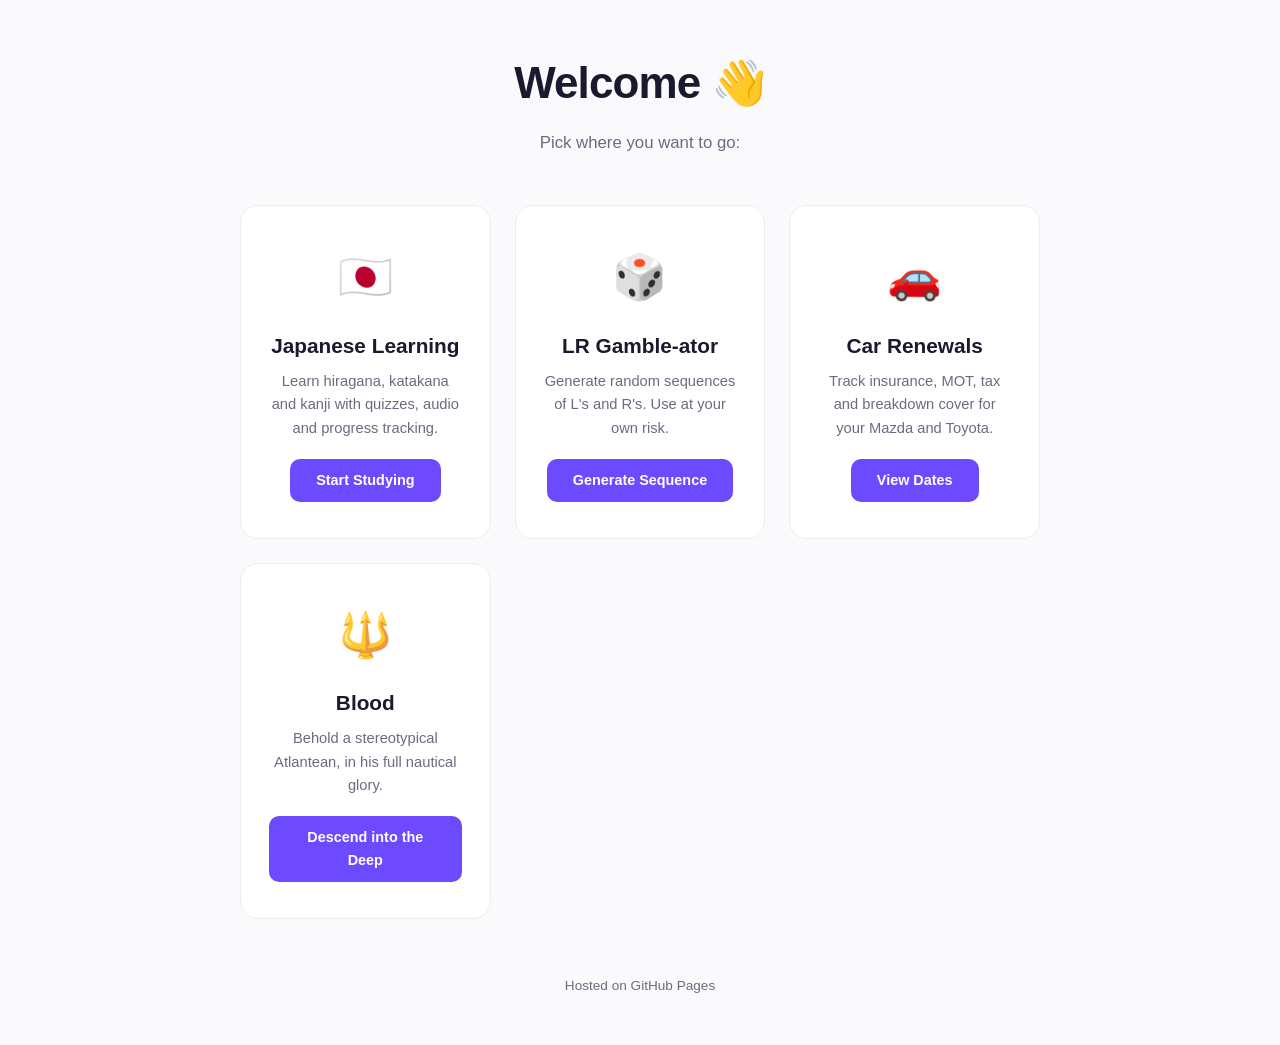
<file: index.html>
<!DOCTYPE html>
<html lang="en">
<head>
  <meta charset="UTF-8">
  <meta name="viewport" content="width=device-width, initial-scale=1.0">
  <title>Home</title>
  <style>
    :root {
      --accent: #6d4aff;
      --text: #1a1a2e;
      --muted: #6b6b80;
      --bg: #fafafc;
    }
    * { margin: 0; padding: 0; box-sizing: border-box; }

    body {
      font-family: -apple-system, BlinkMacSystemFont, "Segoe UI", Roboto, sans-serif;
      background: var(--bg);
      color: var(--text);
      line-height: 1.6;
      min-height: 100vh;
      display: flex;
      align-items: center;
      justify-content: center;
      padding: 48px 24px;
    }

    .container {
      max-width: 800px;
      width: 100%;
      text-align: center;
    }

    h1 {
      font-size: clamp(2rem, 5vw, 2.75rem);
      font-weight: 800;
      letter-spacing: -0.02em;
      margin-bottom: 12px;
    }

    .subtitle {
      color: var(--muted);
      margin-bottom: 48px;
      font-size: 1.05rem;
    }

    .links {
      display: grid;
      grid-template-columns: repeat(auto-fit, minmax(240px, 1fr));
      gap: 24px;
    }

    a.card-link {
      text-decoration: none;
      color: inherit;
      display: block;
    }

    .card {
      background: #fff;
      border: 1px solid #ececf2;
      border-radius: 18px;
      padding: 36px 28px;
      text-align: center;
      transition: transform 0.2s ease, box-shadow 0.2s ease, border-color 0.2s ease;
    }

    .card:hover {
      transform: translateY(-6px);
      box-shadow: 0 16px 40px rgba(109, 74, 255, 0.18);
      border-color: #d8d2ff;
    }

    .card .icon {
      font-size: 2.75rem;
      margin-bottom: 16px;
      display: block;
    }

    .card h2 {
      font-size: 1.3rem;
      margin-bottom: 8px;
    }

    .card p {
      color: var(--muted);
      font-size: 0.92rem;
    }

    .card .cta {
      display: inline-block;
      margin-top: 18px;
      background: var(--accent);
      color: #fff;
      padding: 10px 26px;
      border-radius: 10px;
      font-weight: 600;
      font-size: 0.9rem;
      transition: background 0.2s ease;
    }

    .card:hover .cta {
      background: #5a3ae0;
    }

    footer {
      margin-top: 56px;
      color: var(--muted);
      font-size: 0.85rem;
    }
  </style>
</head>
<body>
  <div class="container">
    <h1>Welcome 👋</h1>
    <p class="subtitle">Pick where you want to go:</p>

    <div class="links">
      <a class="card-link" href="japanese.html">
        <div class="card">
          <span class="icon">🇯🇵</span>
          <h2>Japanese Learning</h2>
          <p>Learn hiragana, katakana and kanji with quizzes, audio and progress tracking.</p>
          <span class="cta">Start Studying</span>
        </div>
      </a>

      <a class="card-link" href="lr.html">
        <div class="card">
          <span class="icon">🎲</span>
          <h2>LR Gamble-ator</h2>
          <p>Generate random sequences of L's and R's. Use at your own risk.</p>
          <span class="cta">Generate Sequence</span>
        </div>
      </a>

      <a class="card-link" href="renewals.html">
        <div class="card">
          <span class="icon">🚗</span>
          <h2>Car Renewals</h2>
          <p>Track insurance, MOT, tax and breakdown cover for your Mazda and Toyota.</p>
          <span class="cta">View Dates</span>
        </div>
      </a>

      <a class="card-link" href="blood.html">
        <div class="card">
          <span class="icon">🔱</span>
          <h2>Blood</h2>
          <p>Behold a stereotypical Atlantean, in his full nautical glory.</p>
          <span class="cta">Descend into the Deep</span>
        </div>
      </a>
    </div>

    <footer>Hosted on GitHub Pages</footer>
  </div>
</body>
</html>
</file>
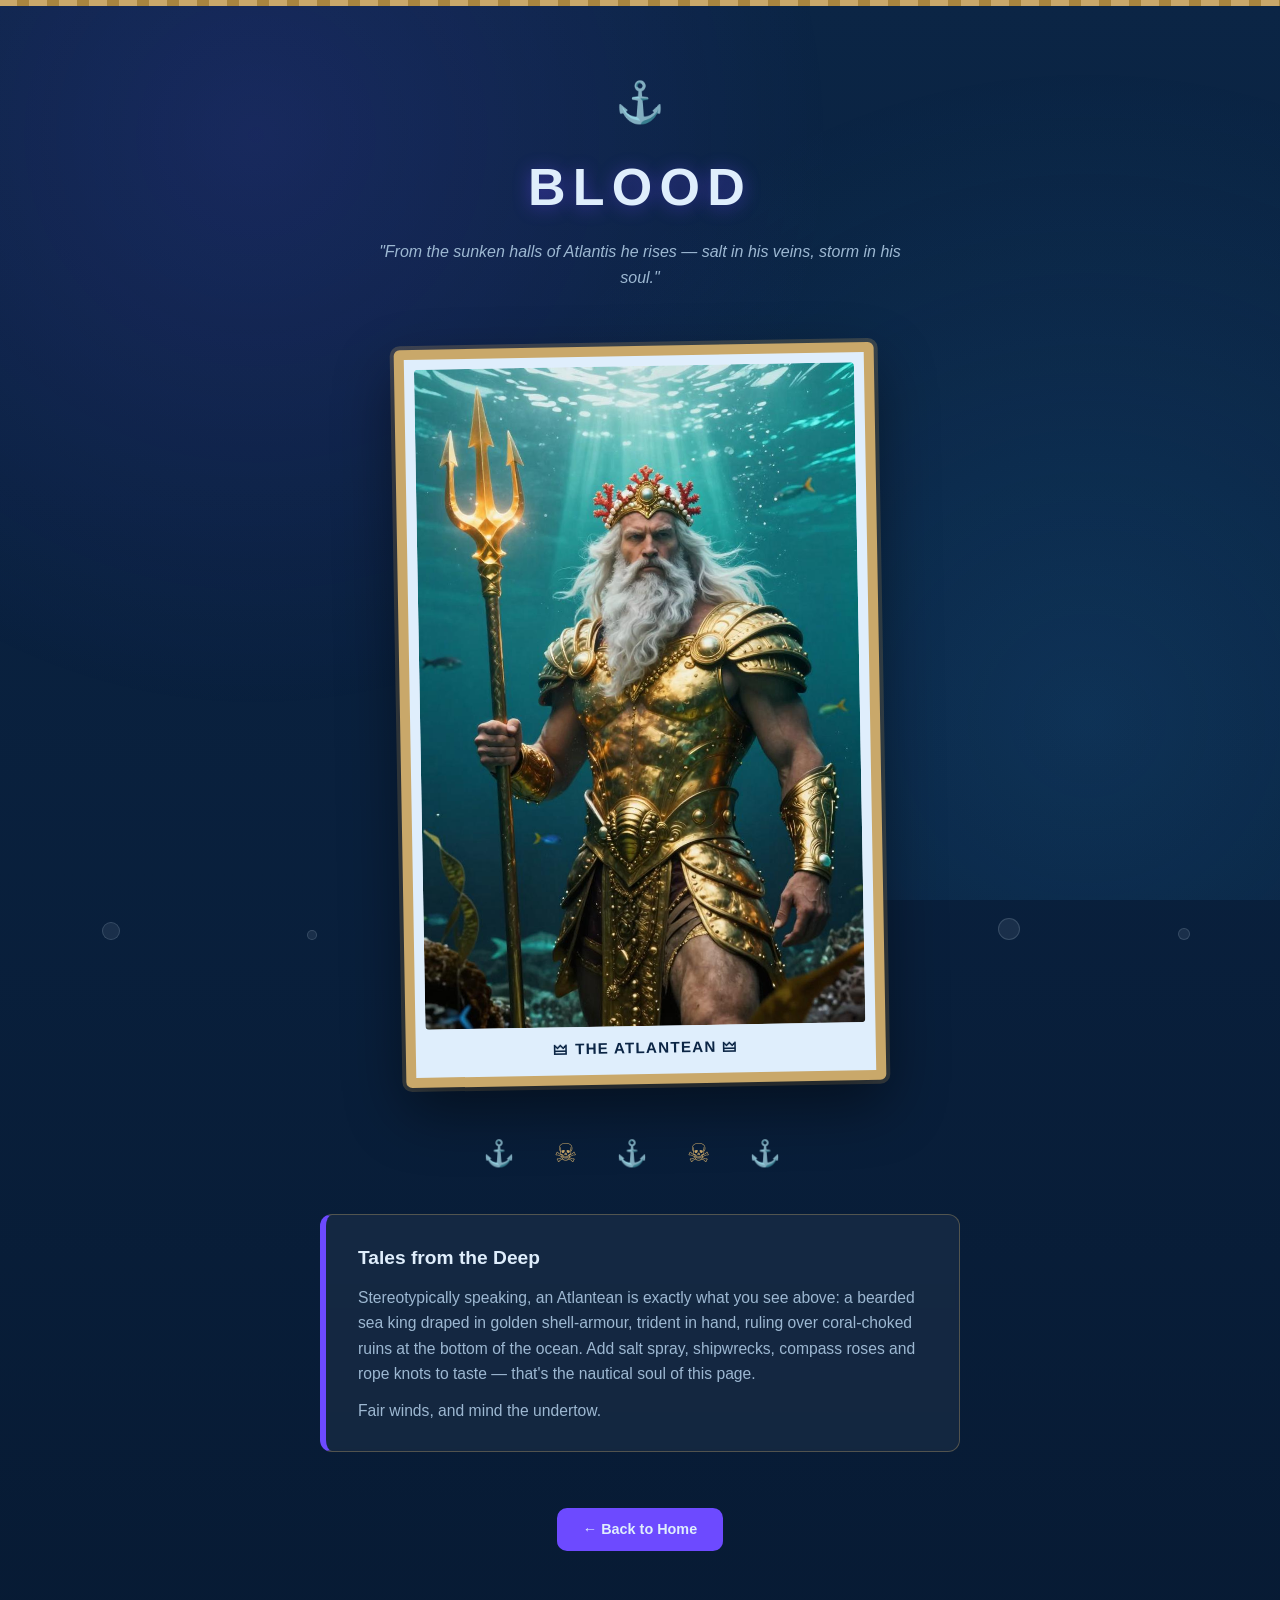
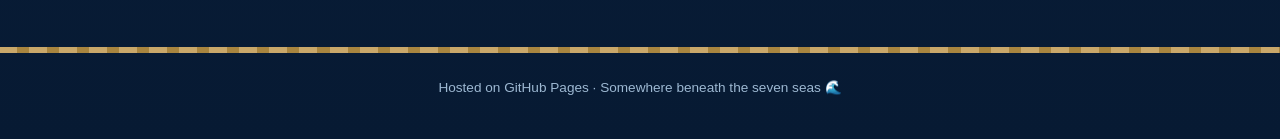
<file: blood.html>
<!DOCTYPE html>
<html lang="en">
<head>
  <meta charset="UTF-8">
  <meta name="viewport" content="width=device-width, initial-scale=1.0">
  <title>Blood</title>
  <style>
    :root {
      --accent: #6d4aff;
      --deep: #0b2545;
      --deeper: #071a33;
      --foam: #dfeefc;
      --rope: #c9a86a;
      --text: #eaf3fb;
      --muted: #9db8d2;
    }
    * { margin: 0; padding: 0; box-sizing: border-box; }

    body {
      font-family: -apple-system, BlinkMacSystemFont, "Segoe UI", Roboto, sans-serif;
      background: linear-gradient(180deg, var(--deep) 0%, var(--deeper) 100%);
      color: var(--text);
      line-height: 1.6;
      min-height: 100vh;
      position: relative;
      overflow-x: hidden;
    }

    /* Subtle wave texture */
    body::before {
      content: "";
      position: fixed;
      inset: 0;
      background:
        radial-gradient(circle at 20% 15%, rgba(109, 74, 255, 0.14), transparent 45%),
        radial-gradient(circle at 85% 80%, rgba(38, 132, 198, 0.18), transparent 50%);
      pointer-events: none;
    }

    /* Rope border motif */
    .rope-border {
      border-top: 6px solid var(--rope);
      border-image: repeating-linear-gradient(
        90deg,
        var(--rope) 0 18px,
        #a8853f 18px 30px
      ) 1;
    }

    header {
      text-align: center;
      padding: 64px 24px 32px;
      position: relative;
    }

    header .anchor {
      font-size: 2.5rem;
      display: block;
      margin-bottom: 12px;
    }

    h1 {
      font-size: clamp(2.2rem, 6vw, 3.25rem);
      font-weight: 800;
      letter-spacing: 0.14em;
      text-transform: uppercase;
      color: var(--foam);
      text-shadow: 0 2px 18px rgba(109, 74, 255, 0.45);
      margin-bottom: 10px;
    }

    .tagline {
      color: var(--muted);
      font-style: italic;
      max-width: 560px;
      margin: 0 auto;
    }

    main {
      max-width: 860px;
      margin: 0 auto;
      padding: 24px 24px 96px;
      position: relative;
    }

    .portrait-frame {
      background: var(--foam);
      border: 10px solid var(--rope);
      border-radius: 6px;
      padding: 10px;
      max-width: 480px;
      margin: 0 auto 48px;
      box-shadow: 0 24px 60px rgba(0, 0, 0, 0.45), 0 0 0 4px rgba(201, 168, 106, 0.25);
      transform: rotate(-1deg);
    }

    .portrait-frame img {
      display: block;
      width: 100%;
      height: auto;
      border-radius: 4px;
    }

    .caption {
      text-align: center;
      color: var(--deep);
      font-weight: 700;
      font-size: 0.95rem;
      letter-spacing: 0.08em;
      text-transform: uppercase;
      padding: 10px 0 4px;
    }

    .divider {
      text-align: center;
      color: var(--rope);
      font-size: 1.6rem;
      letter-spacing: 1rem;
      margin: 40px 0;
    }

    .lore {
      background: rgba(255, 255, 255, 0.05);
      border: 1px solid rgba(201, 168, 106, 0.35);
      border-left: 6px solid var(--accent);
      border-radius: 12px;
      padding: 28px 32px;
      max-width: 640px;
      margin: 0 auto;
      backdrop-filter: blur(2px);
    }

    .lore h2 {
      color: var(--foam);
      font-size: 1.2rem;
      margin-bottom: 12px;
    }

    .lore p {
      color: var(--muted);
      font-size: 0.98rem;
    }

    .back-link {
      display: inline-flex;
      align-items: center;
      gap: 8px;
      margin-top: 56px;
      color: var(--foam);
      background: var(--accent);
      text-decoration: none;
      padding: 10px 26px;
      border-radius: 10px;
      font-weight: 600;
      font-size: 0.9rem;
      transition: background 0.2s ease, transform 0.2s ease;
    }

    .back-link:hover {
      background: #5a3ae0;
      transform: translateY(-2px);
    }

    .center { text-align: center; }

    footer {
      position: relative;
      text-align: center;
      color: var(--muted);
      font-size: 0.85rem;
      padding-bottom: 40px;
    }

    /* Floating bubbles */
    .bubble {
      position: fixed;
      bottom: -40px;
      border-radius: 50%;
      background: rgba(223, 238, 252, 0.08);
      border: 1px solid rgba(223, 238, 252, 0.15);
      animation: rise linear infinite;
      pointer-events: none;
    }
    .bubble:nth-child(1) { left: 8%;  width: 18px; height: 18px; animation-duration: 14s; }
    .bubble:nth-child(2) { left: 24%; width: 10px; height: 10px; animation-duration: 18s; animation-delay: 3s; }
    .bubble:nth-child(3) { left: 55%; width: 14px; height: 14px; animation-duration: 12s; animation-delay: 6s; }
    .bubble:nth-child(4) { left: 78%; width: 22px; height: 22px; animation-duration: 16s; animation-delay: 1s; }
    .bubble:nth-child(5) { left: 92%; width: 12px; height: 12px; animation-duration: 20s; animation-delay: 8s; }

    @keyframes rise {
      from { transform: translateY(0); opacity: 0; }
      10%  { opacity: 1; }
      to   { transform: translateY(-110vh); opacity: 0; }
    }
  </style>
</head>
<body>
  <div class="bubble"></div>
  <div class="bubble"></div>
  <div class="bubble"></div>
  <div class="bubble"></div>
  <div class="bubble"></div>

  <header class="rope-border">
    <span class="anchor">⚓</span>
    <h1>Blood</h1>
    <p class="tagline">"From the sunken halls of Atlantis he rises — salt in his veins, storm in his soul."</p>
  </header>

  <main>
    <figure class="portrait-frame">
      <img src="atlantean.png" alt="Portrait of a stereotypical Atlantean sea king with a trident">
      <figcaption class="caption">🜲 The Atlantean 🜲</figcaption>
    </figure>

    <div class="divider">⚓ ☠ ⚓ ☠ ⚓</div>

    <section class="lore">
      <h2>Tales from the Deep</h2>
      <p>Stereotypically speaking, an Atlantean is exactly what you see above: a bearded sea king draped in golden shell-armour, trident in hand, ruling over coral-choked ruins at the bottom of the ocean. Add salt spray, shipwrecks, compass roses and rope knots to taste — that's the nautical soul of this page.</p>
      <p style="margin-top: 12px;">Fair winds, and mind the undertow.</p>
    </section>

    <p class="center">
      <a class="back-link" href="index.html">← Back to Home</a>
    </p>
  </main>

  <footer class="rope-border">
    <div style="padding-top: 24px;">Hosted on GitHub Pages · Somewhere beneath the seven seas 🌊</div>
  </footer>
</body>
</html>
</file>
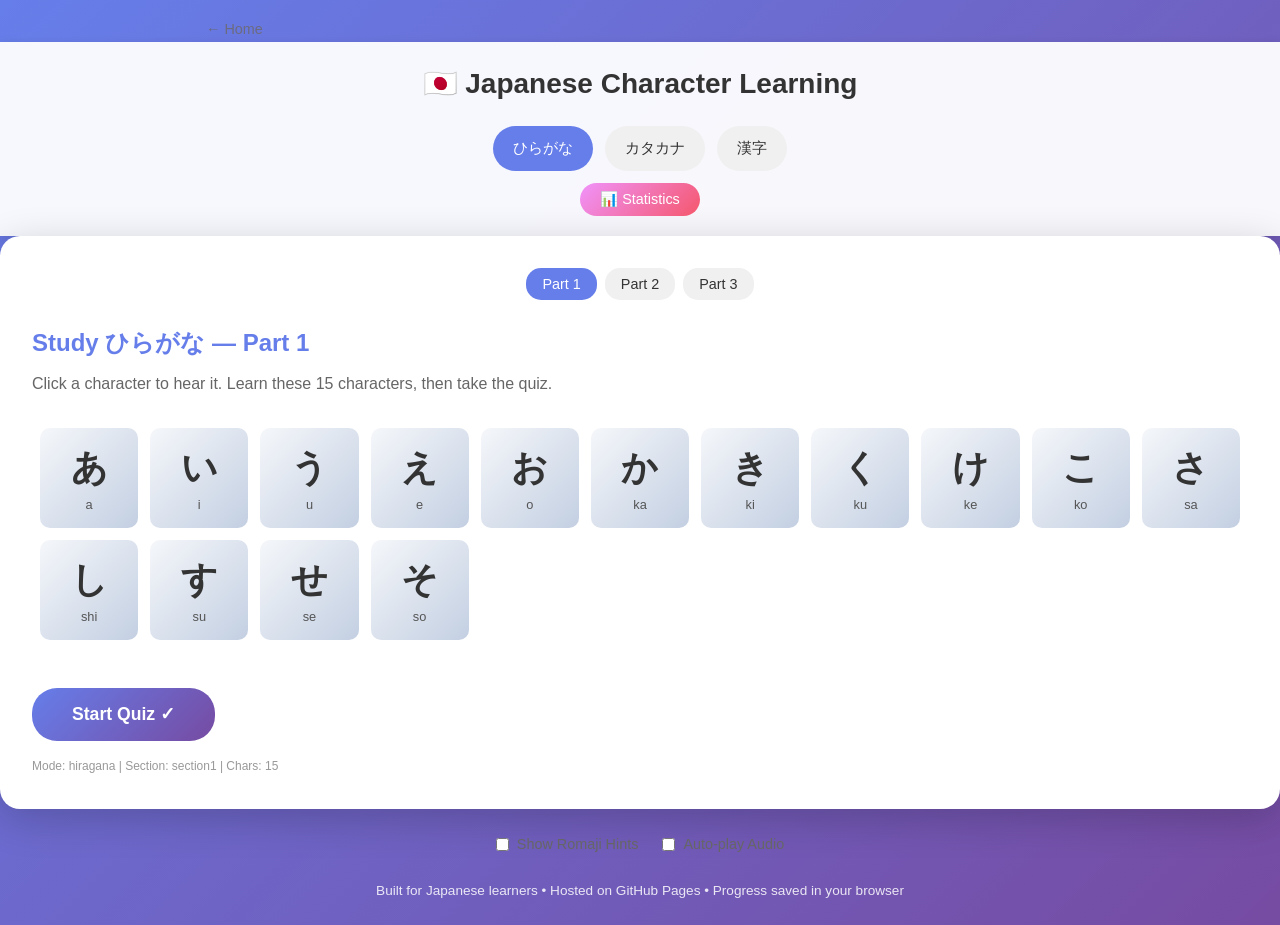
<file: japanese.html>
<!DOCTYPE html>
<html lang="en">
<head>
    <meta charset="UTF-8">
    <meta name="viewport" content="width=device-width, initial-scale=1.0">
    <title>Japanese Character Learning</title>
    <link rel="stylesheet" href="styles.css?v=6">
    <style>
      .top-nav { max-width: 900px; margin: 16px auto 0; padding: 0 16px; }
      .back-link {
        color: var(--muted, #6b6b80);
        text-decoration: none;
        font-size: 0.9rem;
      }
      .back-link:hover { color: var(--accent, #6d4aff); }
    </style>
</head>
<body>
    <div class="top-nav">
        <a class="back-link" href="index.html">← Home</a>
    </div>

    <header>
        <h1>🇯🇵 Japanese Character Learning</h1>
        <nav>
            <button class="nav-btn active" data-mode="hiragana">ひらがな</button>
            <button class="nav-btn" data-mode="katakana">カタカナ</button>
            <button class="nav-btn" data-mode="kanji">漢字</button>
        </nav>
        <div class="header-actions">
            <button class="stats-btn" id="statsBtn">📊 Statistics</button>
        </div>
    </header>

    <main>
        <div class="modal" id="statsModal">
            <div class="modal-content">
                <div class="modal-header">
                    <h2>Your Learning Statistics</h2>
                    <button class="close-btn" id="closeStats" aria-label="Close statistics">&times;</button>
                </div>
                <div class="modal-body">
                    <div class="stat-grid">
                        <div class="stat-card">
                            <h3>Characters Reviewed</h3>
                            <p class="stat-value" id="totalStudied">0</p>
                        </div>
                        <div class="stat-card">
                            <h3>Accuracy Rate</h3>
                            <p class="stat-value" id="accuracyRate">0%</p>
                        </div>
                        <div class="stat-card">
                            <h3>Best Streak</h3>
                            <p class="stat-value" id="bestStreak">0 🔥</p>
                        </div>
                        <div class="stat-card">
                            <h3>Days Active</h3>
                            <p class="stat-value" id="daysActive">1</p>
                        </div>
                    </div>

                    <div class="weak-characters">
                        <h3>Weakest Areas (most missed)</h3>
                        <div id="weakList"></div>
                    </div>

                    <div class="progress-overall">
                        <h3>Coverage by Script</h3>
                        <div class="mode-progress">
                            <span>Hiragana</span>
                            <div class="progress-bar-small"><div class="progress-fill-small" id="hiraganaProgress"></div></div>
                            <span id="hiraganaPercent">0%</span>
                        </div>
                        <div class="mode-progress">
                            <span>Katakana</span>
                            <div class="progress-bar-small"><div class="progress-fill-small" id="katakanaProgress"></div></div>
                            <span id="katakanaPercent">0%</span>
                        </div>
                        <div class="mode-progress">
                            <span>Kanji</span>
                            <div class="progress-bar-small"><div class="progress-fill-small" id="kanjiProgress"></div></div>
                            <span id="kanjiPercent">0%</span>
                        </div>
                    </div>

                    <button class="reset-btn" id="resetStats">Reset All Progress</button>
                </div>
            </div>
        </div>

        <div class="study-container" id="studyView">
            <div class="section-selector">
                <button class="section-btn active" data-section="section1">Part 1</button>
                <button class="section-btn" data-section="section2">Part 2</button>
                <button class="section-btn" data-section="section3">Part 3</button>
            </div>

            <div class="study-intro">
                <h2 id="sectionTitle">Study Hiragana — Part 1</h2>
                <p id="sectionDescription">Loading...</p>
                <div class="character-grid" id="studyGrid"></div>
                <button class="start-quiz-btn" id="startQuizBtn">Start Quiz ✓</button>
                <p class="debug-msg" id="debugMsg"></p>
            </div>
        </div>

        <div class="quiz-container" id="quizView" style="display:none;">
            <button class="back-study-btn" id="backStudyBtn">← Back to Study</button>

            <div id="quizBody">
                <div class="progress-bar">
                    <div class="progress-fill" id="progressFill"></div>
                </div>

                <div class="stats">
                    <span>Score: <strong id="scoreDisplay">0</strong>/<strong id="totalDisplay">0</strong></span>
                    <span>Streak: <strong id="streakDisplay">0</strong> 🔥</span>
                </div>

                <div class="character-card">
                    <div class="character" id="characterDisplay">?</div>
                    <button class="audio-btn" id="audioBtn" title="Listen to pronunciation" aria-label="Play pronunciation">🔊</button>
                    <div class="hint" id="hintDisplay"></div>
                </div>

                <form id="answerForm" autocomplete="off">
                    <input
                        type="text"
                        id="answerInput"
                        placeholder="Type the reading (romaji)"
                        autocomplete="off"
                        autocapitalize="off"
                        autocorrect="off"
                        spellcheck="false">
                    <button type="submit" class="submit-btn">Check</button>
                </form>

                <div class="feedback" id="feedback">
                    <p id="feedbackText"></p>
                </div>

                <button class="skip-btn" id="skipBtn">Skip</button>

                <div class="mode-info" id="modeInfo"></div>
            </div>

            <div class="completion" id="completionPanel" style="display:none;">
                <h2>Quiz Complete! 🎉</h2>
                <p id="completionText"></p>
                <div class="completion-actions">
                    <button class="start-quiz-btn" id="retryBtn">Retry</button>
                    <button class="back-study-btn" id="completionBackBtn">Back to Study</button>
                </div>
            </div>
        </div>

        <div class="controls">
            <label><input type="checkbox" id="showRomaji"> Show Romaji Hints</label>
            <label><input type="checkbox" id="autoPlayAudio"> Auto-play Audio</label>
        </div>
    </main>

    <footer>
        <p>Built for Japanese learners • Hosted on GitHub Pages • Progress saved in your browser</p>
    </footer>

    <script src="data.js?v=6"></script>
    <script src="app.js?v=6"></script>
</body>
</html>
</file>
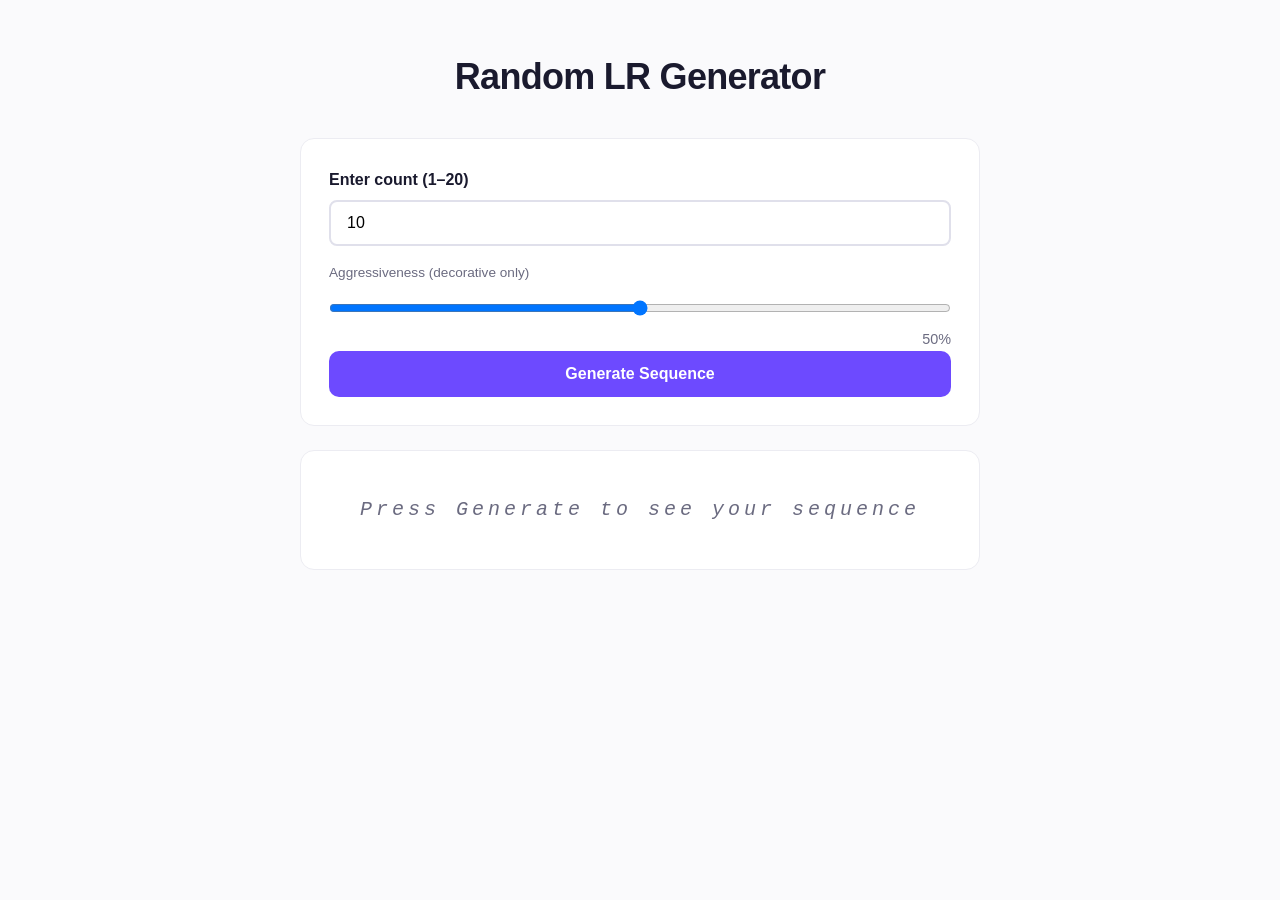
<file: LR.html>
<!DOCTYPE html>
<html lang="en">
<head>
  <meta charset="UTF-8">
  <meta name="viewport" content="width=device-width, initial-scale=1.0">
  <title>LR Generator — Your Name</title>
  <style>
    :root {
      --accent: #6d4aff;
      --text: #1a1a2e;
      --muted: #6b6b80;
      --bg: #fafafc;
    }
    * { margin: 0; padding: 0; box-sizing: border-box; }

    body {
      font-family: -apple-system, BlinkMacSystemFont, "Segoe UI", Roboto, sans-serif;
      background: var(--bg);
      color: var(--text);
      line-height: 1.6;
      min-height: 100vh;
      padding: 48px 24px;
    }

    .container {
      max-width: 680px;
      margin: 0 auto;
    }

    h1 {
      font-size: clamp(1.75rem, 4vw, 2.25rem);
      font-weight: 800;
      letter-spacing: -0.02em;
      margin-bottom: 32px;
      text-align: center;
    }

    .input-group {
      background: #fff;
      border: 1px solid #ececf2;
      border-radius: 14px;
      padding: 28px;
      margin-bottom: 24px;
    }

    label {
      display: block;
      font-weight: 600;
      margin-bottom: 8px;
    }

    input[type="number"] {
      width: 100%;
      padding: 12px 16px;
      font-size: 1rem;
      border: 2px solid #e0e0eb;
      border-radius: 8px;
      margin-bottom: 16px;
      outline: none;
      transition: border-color 0.15s ease;
    }

    input[type="number"]:focus {
      border-color: var(--accent);
    }

    input[type="range"] {
      width: 100%;
      margin: 8px 0;
    }

    .slider-value {
      font-size: 0.9rem;
      color: var(--muted);
      text-align: right;
      margin-top: 4px;
    }

    .aggressiveness-label {
      font-size: 0.85rem;
      color: var(--muted);
      margin-bottom: 8px;
    }

    button.generate-btn {
      width: 100%;
      background: var(--accent);
      color: #fff;
      border: none;
      padding: 14px 32px;
      font-size: 1rem;
      font-weight: 600;
      border-radius: 10px;
      cursor: pointer;
      transition: transform 0.15s ease, box-shadow 0.15s ease;
    }

    button.generate-btn:hover {
      transform: translateY(-2px);
      box-shadow: 0 8px 20px rgba(109, 74, 255, 0.35);
    }

    button.generate-btn:disabled {
      opacity: 0.6;
      cursor: not-allowed;
      transform: none;
    }

    .error-message {
      color: #c73e3e;
      font-size: 0.9rem;
      margin-bottom: 12px;
      display: none;
    }

    .error-message.visible {
      display: block;
    }

    .output-section {
      background: #fff;
      border: 1px solid #ececf2;
      border-radius: 14px;
      padding: 28px;
      min-height: 120px;
      display: flex;
      align-items: center;
      justify-content: center;
    }

    .lr-output {
      font-family: "Courier New", monospace;
      font-size: 1.25rem;
      word-break: break-all;
      letter-spacing: 4px;
      color: var(--text);
      text-align: center;
    }

    .output-empty {
      color: var(--muted);
      font-style: italic;
    }
  </style>
</head>
<body>
  <div class="container">
    <h1>Random LR Generator</h1>

    <div class="input-group">
      <label for="count-input">Enter count (1–20)</label>
      <div id="error-msg" class="error-message"></div>
      <input 
        type="number" 
        id="count-input" 
        min="1" 
        max="20" 
        placeholder="Enter a number"
        value="10"
      />

      <div class="aggressiveness-label">Aggressiveness (decorative only)</div>
      <input 
        type="range" 
        id="aggression-slider" 
        min="0" 
        max="100" 
        value="50"
      />
      <div id="aggression-value" class="slider-value">50%</div>

      <button id="generate-btn" class="generate-btn">Generate Sequence</button>
    </div>

    <div class="output-section">
      <div id="output" class="lr-output output-empty">
        Press Generate to see your sequence
      </div>
    </div>
  </div>

  <script>
    const countInput = document.getElementById('count-input');
    const aggressionSlider = document.getElementById('aggression-slider');
    const aggressionValue = document.getElementById('aggression-value');
    const generateBtn = document.getElementById('generate-btn');
    const outputEl = document.getElementById('output');
    const errorMsg = document.getElementById('error-msg');

    // Update slider value display
    aggressionSlider.addEventListener('input', () => {
      aggressionValue.textContent = `${aggressionSlider.value}%`;
    });

    // Generate function
    function generateLR(count) {
      let result = '';
      for (let i = 0; i < count; i++) {
        result += Math.random() < 0.5 ? 'L' : 'R';
      }
      return result;
    }

    // Validation and generation
    function handleGenerate() {
      errorMsg.classList.remove('visible');
      const count = parseInt(countInput.value, 10);

      // Validate input
      if (isNaN(count) || count < 1 || count > 20) {
        errorMsg.textContent = 'Please enter a number between 1 and 20.';
        errorMsg.classList.add('visible');
        return;
      }

      // Disable button during generation
      generateBtn.disabled = true;
      outputEl.classList.add('output-empty');

      // Simulate slight delay for effect (optional)
      setTimeout(() => {
        const sequence = generateLR(count);
        outputEl.textContent = sequence;
        outputEl.classList.remove('output-empty');
        generateBtn.disabled = false;
      }, 150);
    }

    generateBtn.addEventListener('click', handleGenerate);

    // Allow Enter key to trigger generation
    countInput.addEventListener('keypress', (e) => {
      if (e.key === 'Enter') handleGenerate();
    });
  </script>
</body>
</html>
</file>
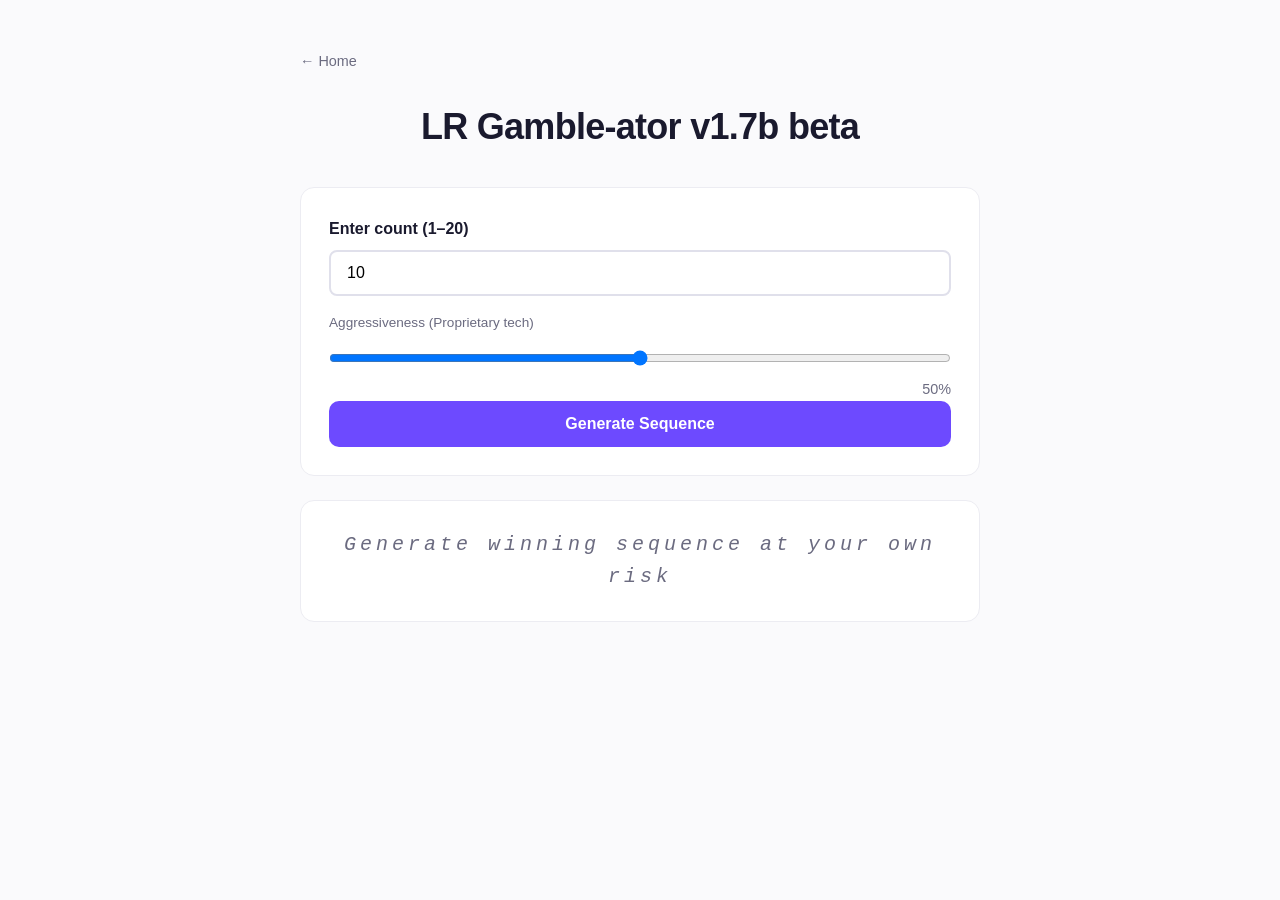
<file: lr.html>
<!DOCTYPE html>
<html lang="en">
<head>
  <meta charset="UTF-8">
  <meta name="viewport" content="width=device-width, initial-scale=1.0">
  <title>LR Gamble-ator, formally lr.php</title>
  <style>
    :root {
      --accent: #6d4aff;
      --text: #1a1a2e;
      --muted: #6b6b80;
      --bg: #fafafc;
    }
    * { margin: 0; padding: 0; box-sizing: border-box; }

    body {
      font-family: -apple-system, BlinkMacSystemFont, "Segoe UI", Roboto, sans-serif;
      background: var(--bg);
      color: var(--text);
      line-height: 1.6;
      min-height: 100vh;
      padding: 48px 24px;
    }

    .container {
      max-width: 680px;
      margin: 0 auto;
    }

    .top-nav { margin-bottom: 24px; }

    .back-link {
      color: var(--muted);
      text-decoration: none;
      font-size: 0.9rem;
    }

    .back-link:hover { color: var(--accent); }

    h1 {
      font-size: clamp(1.75rem, 4vw, 2.25rem);
      font-weight: 800;
      letter-spacing: -0.02em;
      margin-bottom: 32px;
      text-align: center;
    }

    .input-group {
      background: #fff;
      border: 1px solid #ececf2;
      border-radius: 14px;
      padding: 28px;
      margin-bottom: 24px;
    }

    label {
      display: block;
      font-weight: 600;
      margin-bottom: 8px;
    }

    input[type="number"] {
      width: 100%;
      padding: 12px 16px;
      font-size: 1rem;
      border: 2px solid #e0e0eb;
      border-radius: 8px;
      margin-bottom: 16px;
      outline: none;
      transition: border-color 0.15s ease;
    }

    input[type="number"]:focus {
      border-color: var(--accent);
    }

    input[type="range"] {
      width: 100%;
      margin: 8px 0;
    }

    .slider-value {
      font-size: 0.9rem;
      color: var(--muted);
      text-align: right;
      margin-top: 4px;
    }

    .aggressiveness-label {
      font-size: 0.85rem;
      color: var(--muted);
      margin-bottom: 8px;
    }

    button.generate-btn {
      width: 100%;
      background: var(--accent);
      color: #fff;
      border: none;
      padding: 14px 32px;
      font-size: 1rem;
      font-weight: 600;
      border-radius: 10px;
      cursor: pointer;
      transition: transform 0.15s ease, box-shadow 0.15s ease;
    }

    button.generate-btn:hover {
      transform: translateY(-2px);
      box-shadow: 0 8px 20px rgba(109, 74, 255, 0.35);
    }

    button.generate-btn:disabled {
      opacity: 0.6;
      cursor: not-allowed;
      transform: none;
    }

    .error-message {
      color: #c73e3e;
      font-size: 0.9rem;
      margin-bottom: 12px;
      display: none;
    }

    .error-message.visible {
      display: block;
    }

    .output-section {
      background: #fff;
      border: 1px solid #ececf2;
      border-radius: 14px;
      padding: 28px;
      min-height: 120px;
      display: flex;
      align-items: center;
      justify-content: center;
    }

    .lr-output {
      font-family: "Courier New", monospace;
      font-size: 1.25rem;
      word-break: break-all;
      letter-spacing: 4px;
      color: var(--text);
      text-align: center;
    }

    .output-empty {
      color: var(--muted);
      font-style: italic;
    }
  </style>
</head>
<body>
  <div class="container">
    <div class="top-nav">
      <a class="back-link" href="index.html">← Home</a>
    </div>

    <h1>LR Gamble-ator v1.7b beta</h1>

    <div class="input-group">
      <label for="count-input">Enter count (1–20)</label>
      <div id="error-msg" class="error-message"></div>
      <input 
        type="number" 
        id="count-input" 
        min="1" 
        max="20" 
        placeholder="Enter a number"
        value="10"
      />

      <div class="aggressiveness-label">Aggressiveness (Proprietary tech)</div>
      <input 
        type="range" 
        id="aggression-slider" 
        min="0" 
        max="100" 
        value="50"
      />
      <div id="aggression-value" class="slider-value">50%</div>

      <button id="generate-btn" class="generate-btn">Generate Sequence</button>
    </div>

    <div class="output-section">
      <div id="output" class="lr-output output-empty">
        Generate winning sequence at your own risk
      </div>
    </div>
  </div>

  <script>
    const countInput = document.getElementById('count-input');
    const aggressionSlider = document.getElementById('aggression-slider');
    const aggressionValue = document.getElementById('aggression-value');
    const generateBtn = document.getElementById('generate-btn');
    const outputEl = document.getElementById('output');
    const errorMsg = document.getElementById('error-msg');

    // Update slider value display
    aggressionSlider.addEventListener('input', () => {
      aggressionValue.textContent = `${aggressionSlider.value}%`;
    });

    // Generate function: aggressiveness picks a random favoured side (L or R)
    // and skews the coin-flips toward it. 0% = fair 50/50, 100% = heavily biased.
    function generateLR(count, favoredSide, bias) {
      let result = '';
      const other = favoredSide === 'L' ? 'R' : 'L';
      for (let i = 0; i < count; i++) {
        result += Math.random() < bias ? favoredSide : other;
      }
      return result;
    }

    // Validation and generation
    function handleGenerate() {
      errorMsg.classList.remove('visible');
      const count = parseInt(countInput.value, 10);

      // Validate input
      if (isNaN(count) || count < 1 || count > 20) {
        errorMsg.textContent = 'Please enter a number between 1 and 20.';
        errorMsg.classList.add('visible');
        return;
      }

      // Disable button during generation
      generateBtn.disabled = true;
      outputEl.classList.add('output-empty');

      // Simulate slight delay for effect (optional)
      setTimeout(() => {
        const aggression = parseInt(aggressionSlider.value, 10);
        const bias = 0.5 + (aggression / 100) * 0.45;
        const favoredSide = Math.random() < 0.5 ? 'L' : 'R';
        const sequence = generateLR(count, favoredSide, bias);
        outputEl.textContent = sequence;
        outputEl.classList.remove('output-empty');
        generateBtn.disabled = false;
      }, 150);
    }

    generateBtn.addEventListener('click', handleGenerate);

    // Allow Enter key to trigger generation
    countInput.addEventListener('keypress', (e) => {
      if (e.key === 'Enter') handleGenerate();
    });
  </script>
</body>
</html>
</file>
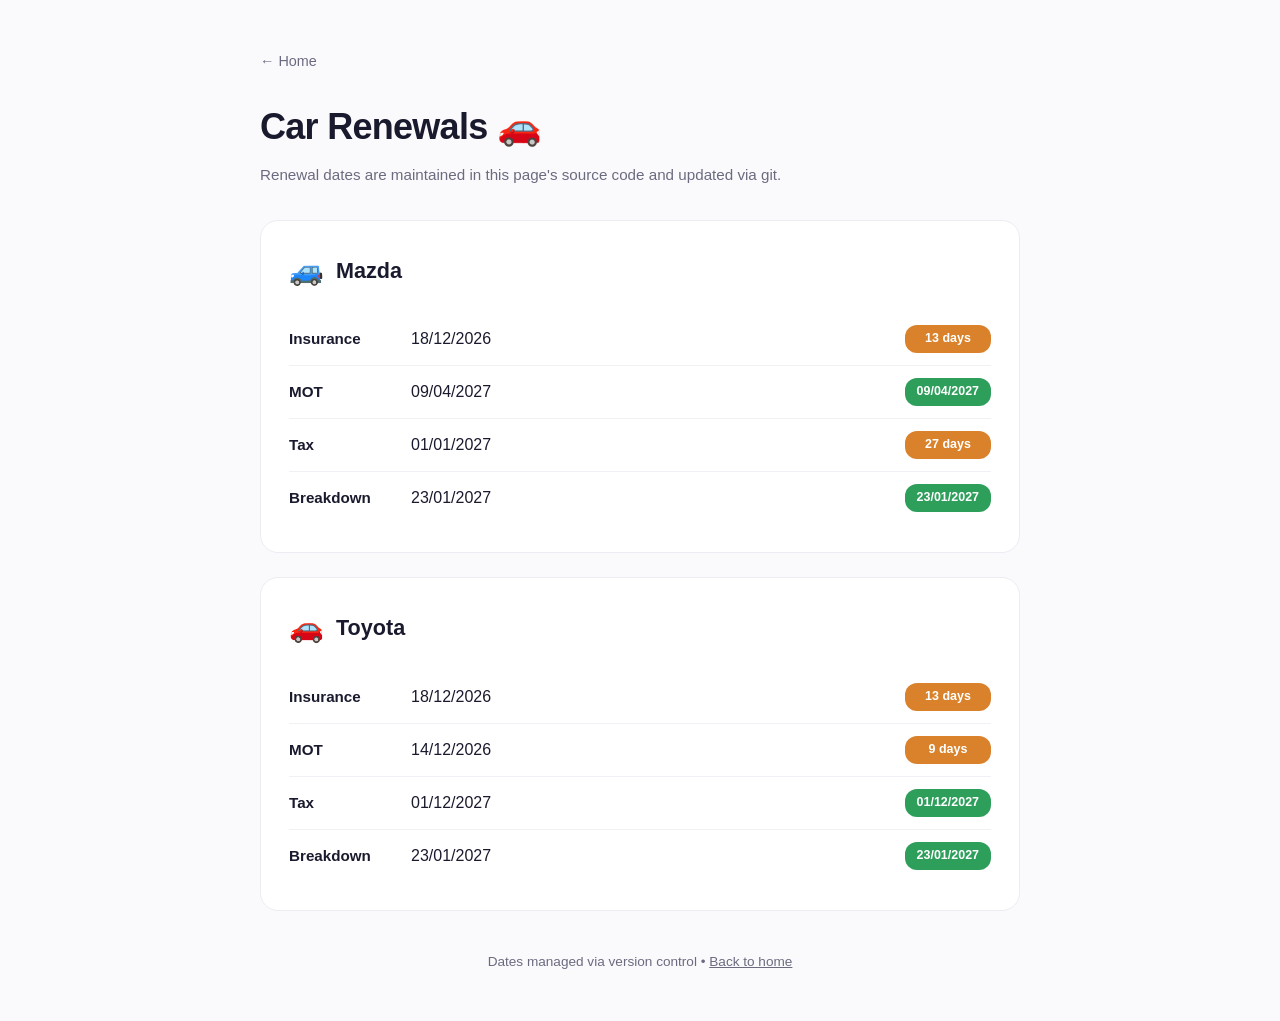
<file: renewals.html>
<!DOCTYPE html>
<html lang="en">
<head>
  <meta charset="UTF-8">
  <meta name="viewport" content="width=device-width, initial-scale=1.0">
  <title>Car Renewals</title>
  <style>
    :root {
      --accent: #6d4aff;
      --text: #1a1a2e;
      --muted: #6b6b80;
      --bg: #fafafc;
      --warn: #c73e3e;
      --soon: #d9822b;
      --ok: #2e9e5b;
    }
    * { margin: 0; padding: 0; box-sizing: border-box; }

    body {
      font-family: -apple-system, BlinkMacSystemFont, "Segoe UI", Roboto, sans-serif;
      background: var(--bg);
      color: var(--text);
      line-height: 1.6;
      min-height: 100vh;
      padding: 48px 24px;
    }

    .container { max-width: 760px; margin: 0 auto; }

    .top-nav { margin-bottom: 24px; }

    .back-link {
      color: var(--muted);
      text-decoration: none;
      font-size: 0.9rem;
    }

    .back-link:hover { color: var(--accent); }

    h1 {
      font-size: clamp(1.75rem, 4vw, 2.25rem);
      font-weight: 800;
      letter-spacing: -0.02em;
      margin-bottom: 8px;
    }

    .subtitle {
      color: var(--muted);
      margin-bottom: 32px;
      font-size: 0.95rem;
    }

    .car-section {
      background: #fff;
      border: 1px solid #ececf2;
      border-radius: 18px;
      padding: 28px;
      margin-bottom: 24px;
    }

    .car-header {
      display: flex;
      align-items: center;
      gap: 12px;
      margin-bottom: 20px;
    }

    .car-header .emoji { font-size: 1.75rem; }

    .car-header h2 { font-size: 1.35rem; }

    .renewal-row {
      display: grid;
      grid-template-columns: 110px 1fr auto;
      align-items: center;
      gap: 12px;
      padding: 12px 0;
      border-bottom: 1px solid #f0f0f5;
    }

    .renewal-row:last-child { border-bottom: none; }

    .renewal-row .item-name { font-weight: 600; font-size: 0.95rem; }

    .renewal-row .date-display {
      font-size: 1rem;
      color: var(--text);
      font-variant-numeric: tabular-nums;
    }

    .renewal-row .date-display.not-set { color: var(--muted); font-style: italic; }

    .status-badge {
      font-size: 0.78rem;
      font-weight: 600;
      padding: 4px 12px;
      border-radius: 12px;
      min-width: 86px;
      text-align: center;
    }

    .status-placeholder { color: var(--muted); background: #f0f0f5; }
    .status-expired { color: #fff; background: var(--warn); }
    .status-soon { color: #fff; background: var(--soon); }
    .status-ok { color: #fff; background: var(--ok); }

    footer {
      margin-top: 40px;
      color: var(--muted);
      font-size: 0.85rem;
      text-align: center;
    }

    @media (max-width: 500px) {
      .renewal-row {
        grid-template-columns: 1fr auto;
      }
      .renewal-row .item-name { grid-column: 1 / -1; }
    }
  </style>
</head>
<body>
  <div class="container">
    <div class="top-nav">
      <a class="back-link" href="index.html">← Home</a>
    </div>

    <h1>Car Renewals 🚗</h1>
    <p class="subtitle">Renewal dates are maintained in this page's source code and updated via git.</p>

    <!-- ═══════════════════════════════════════════════════════════ -->
    <!-- EDIT DATES HERE — format YYYY-MM-DD, or "" if not yet known -->
    <!-- Then commit and git push to publish the change              -->
    <!-- ═══════════════════════════════════════════════════════════ -->
    <script>
      const RENEWAL_DATA = {
        mazda: {
          label: 'Mazda',
          emoji: '🚙',
          insurance: '2026-12-18',
          mot: '2027-04-09',
          tax: '2027-01-01',
          breakdown: '2027-01-23'
        },
        toyota: {
          label: 'Toyota',
          emoji: '🚗',
          insurance: '2026-12-18',
          mot: '2026-12-14',
          tax: '2027-12-01',
          breakdown: '2027-01-23'
        }
      };
    </script>

    <div id="cars"></div>

    <footer>Dates managed via version control • <a href="index.html" style="color: var(--muted);">Back to home</a></footer>
  </div>

  <script>
    const ITEM_LABELS = { insurance: 'Insurance', mot: 'MOT', tax: 'Tax', breakdown: 'Breakdown' };

    function daysUntil(dateStr) {
      var today = new Date();
      today.setHours(0, 0, 0, 0);
      var target = new Date(dateStr + 'T00:00:00');
      return Math.round((target - today) / 86400000);
    }

    function isPlaceholder(dateStr) {
      return !dateStr || dateStr === '1900-01-01';
    }

    function prettyDate(dateStr) {
      return new Date(dateStr + 'T00:00:00').toLocaleDateString('en-GB');
    }

    function buildRow(carKey, itemKey) {
      var val = RENEWAL_DATA[carKey][itemKey];
      var notSet = isPlaceholder(val);
      var statusHtml;

      if (notSet) {
        statusHtml = '<span class="status-badge status-placeholder">Not set</span>';
      } else {
        var d = daysUntil(val);
        if (d < 0) {
          statusHtml = '<span class="status-badge status-expired">Expired</span>';
        } else if (d <= 30) {
          statusHtml = '<span class="status-badge status-soon">' + d + ' day' + (d === 1 ? '' : 's') + '</span>';
        } else {
          statusHtml = '<span class="status-badge status-ok">' + prettyDate(val) + '</span>';
        }
      }

      return '<div class="renewal-row">' +
        '<span class="item-name">' + ITEM_LABELS[itemKey] + '</span>' +
        '<span class="date-display' + (notSet ? ' not-set' : '') + '">' + (notSet ? 'Not set' : prettyDate(val)) + '</span>' +
        statusHtml +
        '</div>';
    }

    function render() {
      var html = '';
      Object.keys(RENEWAL_DATA).forEach(function(carKey) {
        var car = RENEWAL_DATA[carKey];
        html += '<div class="car-section">' +
          '<div class="car-header"><span class="emoji">' + car.emoji + '</span><h2>' + car.label + '</h2></div>' +
          ['insurance', 'mot', 'tax', 'breakdown'].map(function(itemKey) {
            return buildRow(carKey, itemKey);
          }).join('') +
          '</div>';
      });
      document.getElementById('cars').innerHTML = html;
    }

    render();
  </script>
</body>
</html>
</file>
<file: styles.css>
* { margin: 0; padding: 0; box-sizing: border-box; }

body {
    font-family: -apple-system, BlinkMacSystemFont, 'Segoe UI', Roboto, sans-serif;
    background: linear-gradient(135deg, #667eea 0%, #764ba2 100%);
    min-height: 100vh;
    color: #333;
    line-height: 1.6;
}

header {
    background: rgba(255, 255, 255, 0.95);
    padding: 1.25rem;
    box-shadow: 0 2px 10px rgba(0, 0, 0, 0.1);
    text-align: center;
}

header h1 { font-size: 1.75rem; margin-bottom: 1rem; }

header .nav-btn {
    background: #f0f0f0;
    border: none;
    padding: 0.75rem 1.25rem;
    border-radius: 25px;
    cursor: pointer;
    font-size: 0.95rem;
    margin: 0.25rem;
    transition: all 0.3s;
    color: #333;
}

header .nav-btn:hover { background: #e0e0e0; }
header .nav-btn.active { background: #667eea; color: white; }

.header-actions { display: flex; justify-content: center; margin-top: 0.5rem; }

.stats-btn {
    background: linear-gradient(135deg, #f093fb, #f5576c);
    color: white;
    border: none;
    padding: 0.5rem 1.25rem;
    border-radius: 20px;
    cursor: pointer;
    font-size: 0.9rem;
}

.main { max-width: 700px; margin: 2rem auto; padding: 0 1rem; }

.study-container, .quiz-container {
    background: white;
    border-radius: 20px;
    padding: 2rem;
    box-shadow: 0 10px 40px rgba(0, 0, 0, 0.2);
}

.section-selector {
    display: flex;
    justify-content: center;
    gap: 0.5rem;
    margin-bottom: 1.5rem;
}

.section-btn {
    background: #f0f0f0;
    border: none;
    padding: 0.5rem 1rem;
    border-radius: 15px;
    cursor: pointer;
    font-size: 0.9rem;
    color: #333;
}

.section-btn:hover { background: #e0e0e0; }
.section-btn.active { background: #667eea; color: white; }

#sectionTitle { color: #667eea; font-size: 1.5rem; margin-bottom: 0.5rem; }
#sectionDescription { color: #666; margin-bottom: 1.5rem; }

.character-grid {
    display: grid;
    grid-template-columns: repeat(auto-fit, minmax(90px, 1fr));
    gap: 0.75rem;
    margin: 1.5rem 0;
    padding: 0.5rem;
}

.grid-item {
    background: linear-gradient(135deg, #f5f7fa, #c3cfe2);
    border: none;
    border-radius: 10px;
    padding: 1rem;
    text-align: center;
    cursor: pointer;
    display: flex;
    flex-direction: column;
    align-items: center;
    justify-content: center;
    min-height: 100px;
    transition: transform 0.2s, box-shadow 0.2s;
}

.grid-item:hover {
    transform: scale(1.08);
    box-shadow: 0 8px 25px rgba(102, 126, 234, 0.35);
}

.grid-item .char { font-size: 2.25rem; font-weight: bold; color: #333; }
.grid-item .reading { font-size: 0.8rem; color: #555; margin-top: 0.25rem; }

.start-quiz-btn {
    background: linear-gradient(135deg, #667eea, #764ba2);
    color: white;
    border: none;
    padding: 1rem 2.5rem;
    border-radius: 25px;
    cursor: pointer;
    font-size: 1.1rem;
    font-weight: bold;
    margin-top: 1rem;
    transition: transform 0.2s, box-shadow 0.2s;
}

.start-quiz-btn:hover {
    transform: translateY(-2px);
    box-shadow: 0 5px 20px rgba(102, 126, 234, 0.4);
}

.back-study-btn {
    background: #f0f0f0;
    border: none;
    padding: 0.5rem 1rem;
    border-radius: 10px;
    cursor: pointer;
    margin-bottom: 1rem;
}

.progress-bar { height: 8px; background: #eee; border-radius: 4px; overflow: hidden; margin-bottom: 1.5rem; }
.progress-fill { height: 100%; background: linear-gradient(90deg, #667eea, #764ba2); width: 0%; transition: width 0.3s; }

.stats { display: flex; justify-content: space-between; margin-bottom: 1.5rem; font-size: 0.9rem; color: #666; }

.character-card {
    text-align: center;
    padding: 3rem 2rem;
    margin-bottom: 1.5rem;
    background: linear-gradient(135deg, #f5f7fa, #c3cfe2);
    border-radius: 15px;
    min-height: 220px;
    display: flex;
    flex-direction: column;
    justify-content: center;
    align-items: center;
    position: relative;
}

.character { font-size: 5rem; font-weight: bold; margin-bottom: 1rem; }

.audio-btn {
    position: absolute;
    top: 1rem;
    right: 1rem;
    background: rgba(102, 126, 234, 0.15);
    border: none;
    width: 44px;
    height: 44px;
    border-radius: 50%;
    cursor: pointer;
    font-size: 1.2rem;
}

.audio-btn:hover { background: rgba(102, 126, 234, 0.35); }
.hint { margin-top: 0.5rem; color: #666; font-style: italic; }

#answerForm { display: flex; gap: 0.5rem; margin-bottom: 1rem; }
#answerInput { flex: 1; padding: 1rem; font-size: 1.1rem; border: 2px solid #ddd; border-radius: 10px; }
#answerInput:focus { outline: none; border-color: #667eea; }

.submit-btn {
    background: linear-gradient(135deg, #667eea, #764ba2);
    color: white;
    border: none;
    padding: 1rem 2rem;
    border-radius: 10px;
    cursor: pointer;
    font-size: 1rem;
    font-weight: bold;
}

.feedback { padding: 1rem; border-radius: 10px; text-align: center; margin-bottom: 1rem; display: none; }
.feedback.correct { display: block; background: #d4edda; color: #155724; }
.feedback.incorrect { display: block; background: #f8d7da; color: #721c24; }

.skip-btn {
    width: 100%;
    padding: 0.75rem;
    background: #f0f0f0;
    border: none;
    border-radius: 10px;
    cursor: pointer;
    margin-top: 0.5rem;
}

.mode-info { margin-top: 1.5rem; padding: 1rem; background: #f9f9f9; border-radius: 10px; font-size: 0.9rem; color: #666; text-align: center; }

.controls { margin-top: 1.5rem; display: flex; gap: 1.5rem; justify-content: center; flex-wrap: wrap; }
.controls label { display: flex; align-items: center; gap: 0.5rem; cursor: pointer; font-size: 0.9rem; color: #666; }

.completion { text-align: center; padding: 2rem 1rem; }
.completion h2 { color: #667eea; margin-bottom: 1rem; }
.completion p { color: #555; font-size: 1.1rem; margin-bottom: 1.5rem; }
.completion-actions { display: flex; gap: 1rem; justify-content: center; flex-wrap: wrap; }

.modal {
    display: none;
    position: fixed;
    z-index: 1000;
    left: 0;
    top: 0;
    width: 100%;
    height: 100%;
    background: rgba(0, 0, 0, 0.5);
    align-items: center;
    justify-content: center;
    padding: 1rem;
}

.modal.active { display: flex; }

.modal-content {
    background: white;
    border-radius: 20px;
    width: 100%;
    max-width: 600px;
    max-height: 80vh;
    overflow-y: auto;
}

.modal-header { display: flex; justify-content: space-between; align-items: center; padding: 1.5rem; border-bottom: 1px solid #eee; }
.modal-header h2 { color: #667eea; }
.close-btn { background: none; border: none; font-size: 2rem; cursor: pointer; }

.modal-body { padding: 1.5rem; }

.stat-grid { display: grid; grid-template-columns: repeat(auto-fit, minmax(120px, 1fr)); gap: 1rem; margin-bottom: 2rem; }
.stat-card { background: linear-gradient(135deg, #f5f7fa, #c3cfe2); border-radius: 10px; padding: 1rem; text-align: center; }
.stat-card h3 { font-size: 0.7rem; color: #666; margin-bottom: 0.5rem; text-transform: uppercase; }
.stat-value { font-size: 1.75rem; font-weight: bold; }

.weak-characters h3 { color: #666; margin-bottom: 0.75rem; }
#weakList { display: flex; flex-wrap: wrap; gap: 0.5rem; }
.weak-tag { background: #f8d7da; color: #721c24; padding: 0.4rem 0.8rem; border-radius: 15px; font-size: 1.1rem; }

.progress-overall h3 { color: #666; margin-bottom: 1rem; }
.mode-progress { display: flex; align-items: center; gap: 0.75rem; margin-bottom: 0.5rem; }
.mode-progress span:first-child { min-width: 90px; font-size: 0.85rem; }
.progress-bar-small { flex: 1; height: 10px; background: #eee; border-radius: 5px; overflow: hidden; }
.progress-fill-small { height: 100%; background: linear-gradient(90deg, #667eea, #764ba2); width: 0%; transition: width 0.3s; }

.reset-btn {
    width: 100%;
    padding: 0.85rem;
    background: #f8d7da;
    border: none;
    border-radius: 10px;
    color: #721c24;
    cursor: pointer;
}

footer { text-align: center; padding: 1.5rem; color: rgba(255, 255, 255, 0.85); font-size: 0.85rem; }

@media (max-width: 600px) {
    .character { font-size: 3.5rem; }
    #answerForm { flex-direction: column; }
    .submit-btn { width: 100%; }
    .character-grid { grid-template-columns: repeat(4, 1fr); }
}

.debug-msg { font-size: 0.75rem; color: #999; margin-top: 1rem; }
</file>
